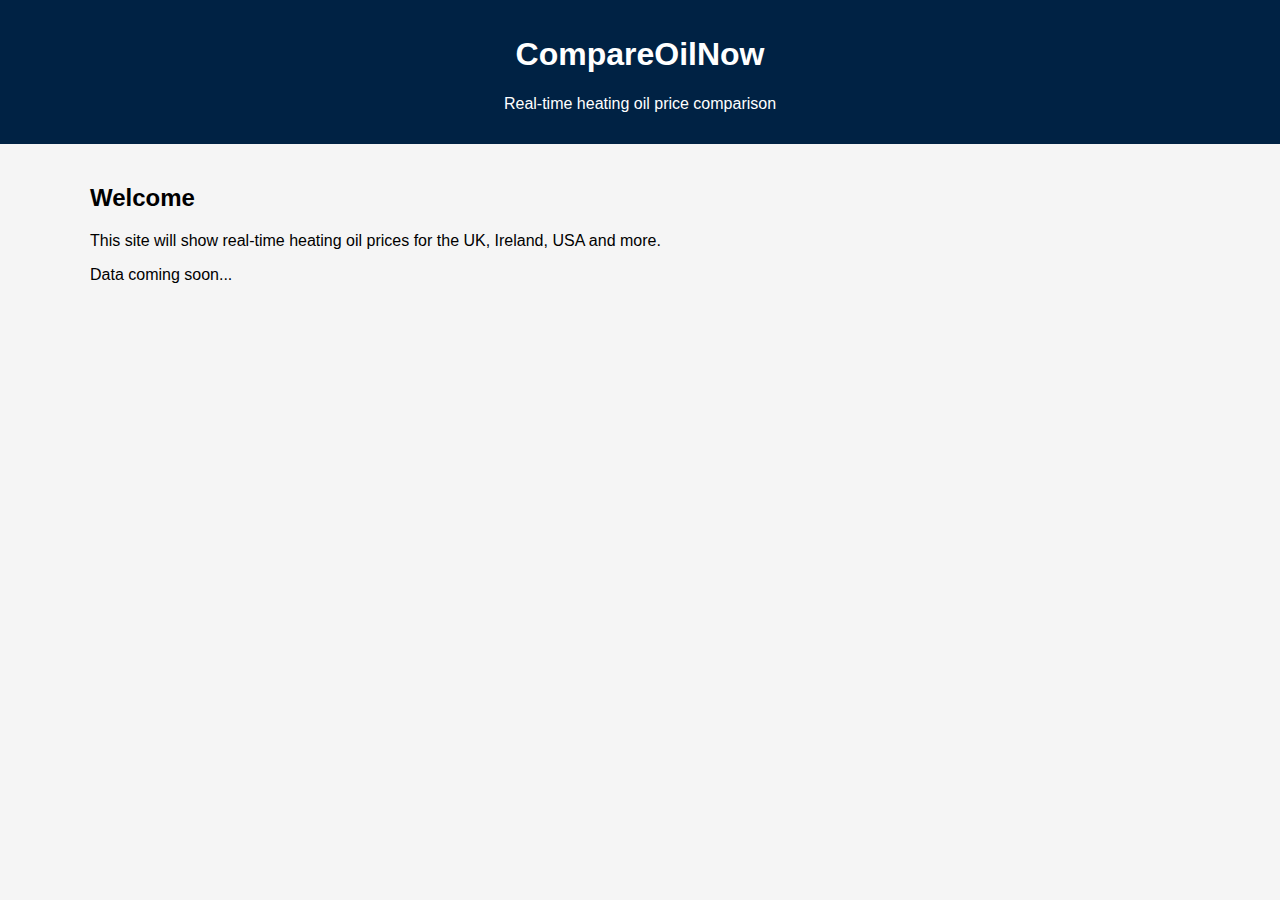
<file: index.html>
<!DOCTYPE html>
<html lang="en">
<head>
    <meta charset="UTF-8" />
    <meta name="viewport" content="width=device-width, initial-scale=1.0" />

    <title>CompareOilNow – Heating Oil Price Comparison</title>

    <!-- LINK TO YOUR MAIN CSS FILE -->
    <link rel="stylesheet" href="assets/css/style.css">
</head>

<body>

    <header>
        <h1>CompareOilNow</h1>
        <p>Real-time heating oil price comparison</p>
    </header>

    <div class="container">
        <h2>Welcome</h2>
        <p>This site will show real-time heating oil prices for the UK, Ireland, USA and more.</p>
        <p>Data coming soon...</p>
    </div>

    <!-- LINK TO YOUR MAIN JAVASCRIPT FILE -->
    <script src="assets/js/app.js"></script>

</body>
</html>
</file>
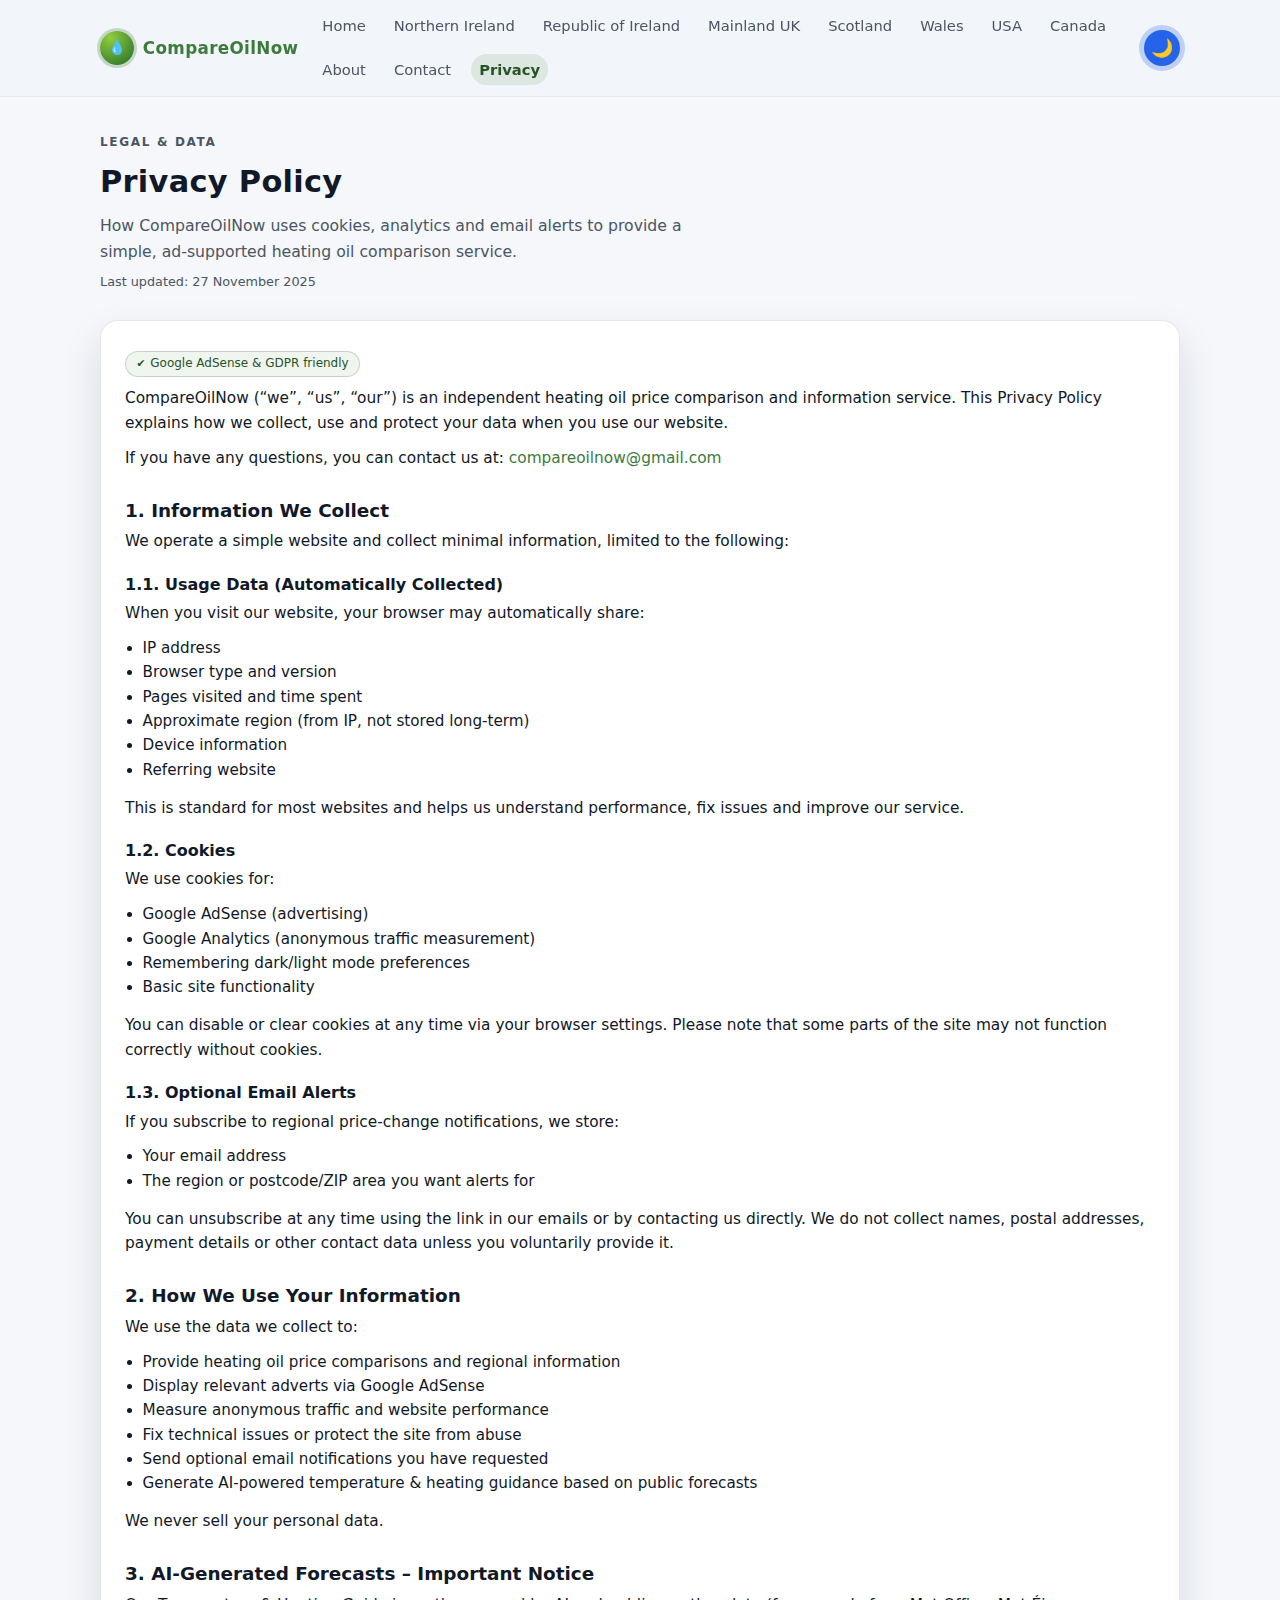
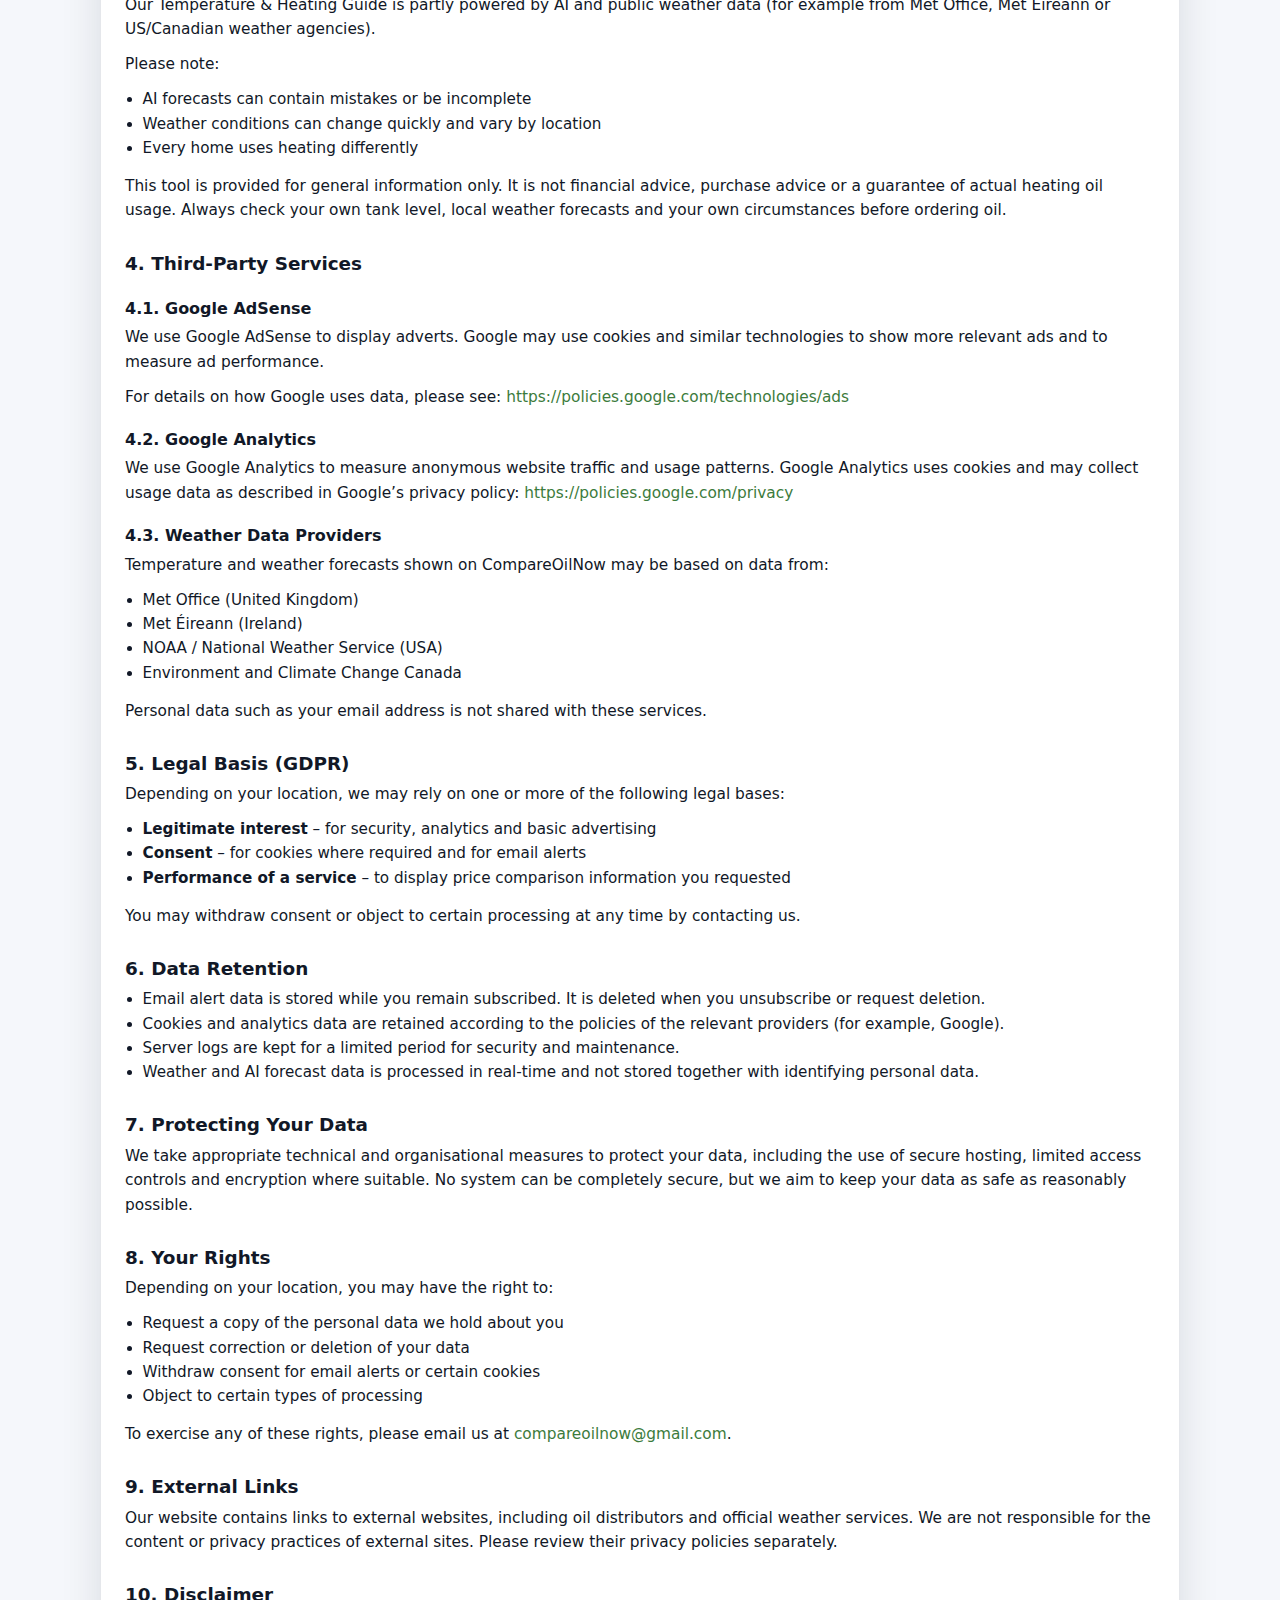
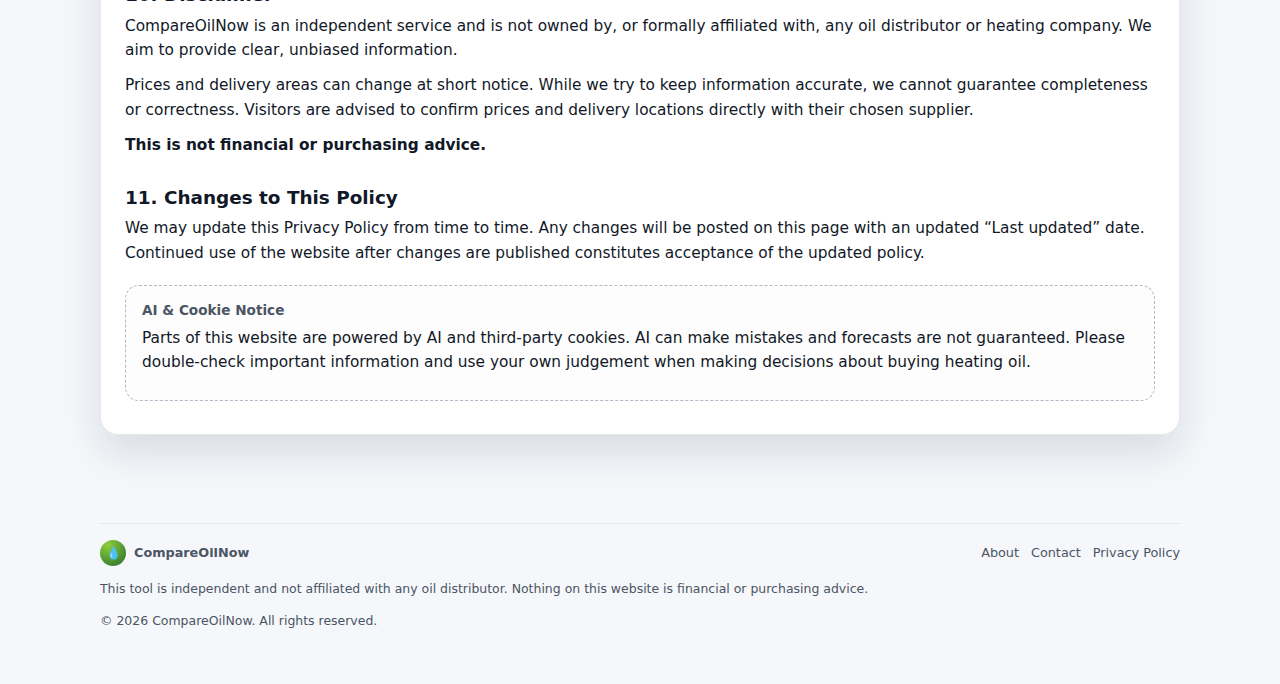
<file: privacy/index.html>
<!DOCTYPE html>
<html lang="en" data-theme="light">
<head>
  <meta charset="UTF-8" />
  <meta name="viewport" content="width=device-width, initial-scale=1.0" />
  <title>Privacy Policy – CompareOilNow</title>

  <!-- Basic styling scoped to this page for now -->
  <style>
    :root {
      --green-main: #3c7b3c;
      --green-dark: #265326;
      --accent-warm: #ff9a3c;
      --bg-light: #f5f7fb;
      --bg-dark: #0f1722;
      --card-light: #ffffff;
      --card-dark: #111827;
      --text-light: #111827;
      --text-muted-light: #4b5563;
      --text-dark: #e5e7eb;
      --text-muted-dark: #9ca3af;
      --border-light: #e5e7eb;
      --border-dark: #1f2933;
      --shadow-soft: 0 18px 40px rgba(15, 23, 42, 0.12);
      --radius-xl: 18px;
    }

    [data-theme="light"] {
      --bg: var(--bg-light);
      --card: var(--card-light);
      --text-main: var(--text-light);
      --text-muted: var(--text-muted-light);
      --border: var(--border-light);
    }

    [data-theme="dark"] {
      --bg: var(--bg-dark);
      --card: var(--card-dark);
      --text-main: var(--text-dark);
      --text-muted: var(--text-muted-dark);
      --border: var(--border-dark);
    }

    * {
      box-sizing: border-box;
    }

    body {
      margin: 0;
      font-family: system-ui, -apple-system, BlinkMacSystemFont, "SF Pro Text",
        "Segoe UI", sans-serif;
      background: var(--bg);
      color: var(--text-main);
      line-height: 1.6;
    }

    a {
      color: var(--green-main);
      text-decoration: none;
    }

    a:hover {
      text-decoration: underline;
    }

    /* Top navigation */
    .nav {
      position: sticky;
      top: 0;
      z-index: 20;
      backdrop-filter: blur(16px);
      background: color-mix(in srgb, var(--bg) 80%, rgba(0, 0, 0, 0.05) 20%);
      border-bottom: 1px solid var(--border);
    }

    .nav-inner {
      max-width: 1120px;
      margin: 0 auto;
      padding: 0.65rem 1.25rem;
      display: flex;
      align-items: center;
      justify-content: space-between;
      gap: 1rem;
    }

    .brand {
      display: flex;
      align-items: center;
      gap: 0.55rem;
      font-weight: 700;
      letter-spacing: 0.02em;
      color: var(--green-main);
      font-size: 1.05rem;
    }

    .brand-logo {
      width: 34px;
      height: 34px;
      border-radius: 999px;
      background: radial-gradient(circle at 30% 20%, #8fce3b, #256c2d);
      display: flex;
      align-items: center;
      justify-content: center;
      color: #fff;
      font-size: 0.9rem;
      box-shadow: 0 0 0 3px rgba(60, 123, 60, 0.25);
    }

    .nav-links {
      display: flex;
      flex-wrap: wrap;
      gap: 0.75rem;
      font-size: 0.92rem;
    }

    .nav-links a {
      padding: 0.25rem 0.5rem;
      border-radius: 999px;
      color: var(--text-muted);
      text-decoration: none;
    }

    .nav-links a.active {
      background: rgba(60, 123, 60, 0.12);
      color: var(--green-dark);
      font-weight: 600;
    }

    .nav-links a:hover {
      background: rgba(148, 163, 184, 0.15);
      text-decoration: none;
    }

    /* Theme toggle */
    .theme-toggle {
      border: none;
      background: transparent;
      cursor: pointer;
      padding: 0;
    }

    .theme-toggle-inner {
      width: 36px;
      height: 36px;
      border-radius: 999px;
      background: #2563eb;
      display: flex;
      align-items: center;
      justify-content: center;
      box-shadow: 0 0 0 5px rgba(37, 99, 235, 0.25);
      transition: transform 0.15s ease, box-shadow 0.15s ease;
      color: #fff;
      font-size: 18px;
    }

    .theme-toggle-inner:hover {
      transform: translateY(-1px);
      box-shadow: 0 0 0 7px rgba(37, 99, 235, 0.3);
    }

    /* Layout */
    .page {
      max-width: 1120px;
      margin: 0 auto;
      padding: 2.25rem 1.25rem 3.5rem;
    }

    .page-header {
      margin-bottom: 1.75rem;
    }

    .eyebrow {
      text-transform: uppercase;
      font-size: 0.75rem;
      letter-spacing: 0.14em;
      color: var(--text-muted);
      font-weight: 600;
      margin-bottom: 0.4rem;
    }

    h1 {
      margin: 0 0 0.4rem;
      font-size: clamp(1.9rem, 2.3vw, 2.4rem);
      letter-spacing: 0.01em;
    }

    .subtitle {
      margin: 0;
      max-width: 640px;
      color: var(--text-muted);
      font-size: 0.98rem;
    }

    .last-updated {
      margin-top: 0.5rem;
      font-size: 0.8rem;
      color: var(--text-muted);
    }

    .policy-card {
      background: var(--card);
      border-radius: var(--radius-xl);
      border: 1px solid var(--border);
      box-shadow: var(--shadow-soft);
      padding: 1.75rem 1.5rem 2.1rem;
    }

    .policy-card h2 {
      margin-top: 1.6rem;
      margin-bottom: 0.25rem;
      font-size: 1.15rem;
    }

    .policy-card h3 {
      margin-top: 1.1rem;
      margin-bottom: 0.2rem;
      font-size: 1rem;
    }

    .policy-card p {
      margin: 0.25rem 0 0.65rem;
      font-size: 0.96rem;
      color: var(--text-main);
    }

    .policy-card ul {
      margin: 0.1rem 0 0.85rem 1.1rem;
      padding: 0;
      font-size: 0.95rem;
      color: var(--text-main);
    }

    .badge {
      display: inline-flex;
      align-items: center;
      gap: 0.3rem;
      border-radius: 999px;
      padding: 0.15rem 0.65rem;
      font-size: 0.75rem;
      background: rgba(60, 123, 60, 0.08);
      color: var(--green-dark);
      border: 1px solid rgba(60, 123, 60, 0.25);
      margin-bottom: 0.35rem;
    }

    .badge span {
      font-size: 0.9em;
    }

    .notice-box {
      margin-top: 1.2rem;
      padding: 0.9rem 1rem;
      border-radius: 14px;
      border: 1px dashed rgba(148, 163, 184, 0.75);
      background: color-mix(in srgb, var(--card) 80%, rgba(148, 163, 184, 0.12) 20%);
      font-size: 0.85rem;
      color: var(--text-muted);
    }

    .notice-title {
      font-weight: 600;
      margin-bottom: 0.2rem;
    }

    /* Footer */
    .footer {
      max-width: 1120px;
      margin: 0 auto;
      padding: 0 1.25rem 2.5rem;
      font-size: 0.8rem;
      color: var(--text-muted);
    }

    .footer hr {
      border: none;
      border-top: 1px solid var(--border);
      margin: 2rem 0 1rem;
    }

    .footer-top {
      display: flex;
      flex-wrap: wrap;
      align-items: center;
      justify-content: space-between;
      gap: 0.75rem;
    }

    .footer-brand {
      display: flex;
      align-items: center;
      gap: 0.5rem;
      font-weight: 600;
      color: var(--text-muted);
    }

    .footer-brand span.logo {
      width: 26px;
      height: 26px;
      border-radius: 999px;
      background: radial-gradient(circle at 30% 20%, #8fce3b, #256c2d);
      display: inline-flex;
      align-items: center;
      justify-content: center;
      color: #fff;
      font-size: 0.75rem;
    }

    .footer-links {
      display: flex;
      flex-wrap: wrap;
      gap: 0.75rem;
    }

    .footer-links a {
      color: var(--text-muted);
      text-decoration: none;
    }

    .footer-links a:hover {
      text-decoration: underline;
    }

    .footer-bottom {
      margin-top: 0.75rem;
      font-size: 0.78rem;
      color: var(--text-muted);
    }

    @media (max-width: 720px) {
      .nav-inner {
        align-items: center;
      }

      .nav-links {
        display: none; /* keep it simple for now on mobile */
      }

      .policy-card {
        padding: 1.4rem 1.05rem 1.7rem;
      }
    }
  </style>
</head>

<body>
  <header class="nav">
    <div class="nav-inner">
      <div class="brand">
        <div class="brand-logo" aria-hidden="true">💧</div>
        <div>CompareOilNow</div>
      </div>

      <nav class="nav-links" aria-label="Main navigation">
        <a href="/" >Home</a>
        <a href="/northern-ireland/">Northern Ireland</a>
        <a href="/ireland/">Republic of Ireland</a>
        <a href="/uk/">Mainland UK</a>
        <a href="/scotland/">Scotland</a>
        <a href="/wales/">Wales</a>
        <a href="/usa/">USA</a>
        <a href="/canada/">Canada</a>
        <a href="/about/">About</a>
        <a href="/contact/">Contact</a>
        <a href="/privacy/" class="active">Privacy</a>
      </nav>

      <button class="theme-toggle" id="themeToggle" aria-label="Toggle dark mode">
        <div class="theme-toggle-inner" id="themeToggleInner">
          <!-- Icon text updated via JS -->
          <span id="themeIcon">🌙</span>
        </div>
      </button>
    </div>
  </header>

  <main class="page">
    <header class="page-header">
      <div class="eyebrow">Legal & Data</div>
      <h1>Privacy Policy</h1>
      <p class="subtitle">
        How CompareOilNow uses cookies, analytics and email alerts to provide a simple,
        ad-supported heating oil comparison service.
      </p>
      <p class="last-updated">Last updated: 27 November 2025</p>
    </header>

    <section class="policy-card">
      <div class="badge">
        <span>✔</span> Google&nbsp;AdSense & GDPR friendly
      </div>
      <p>
        CompareOilNow (“we”, “us”, “our”) is an independent heating oil price
        comparison and information service. This Privacy Policy explains how we
        collect, use and protect your data when you use our website.
      </p>
      <p>
        If you have any questions, you can contact us at:
        <a href="mailto:compareoilnow@gmail.com">compareoilnow@gmail.com</a>
      </p>

      <h2>1. Information We Collect</h2>
      <p>We operate a simple website and collect minimal information, limited to the following:</p>

      <h3>1.1. Usage Data (Automatically Collected)</h3>
      <p>
        When you visit our website, your browser may automatically share:
      </p>
      <ul>
        <li>IP address</li>
        <li>Browser type and version</li>
        <li>Pages visited and time spent</li>
        <li>Approximate region (from IP, not stored long-term)</li>
        <li>Device information</li>
        <li>Referring website</li>
      </ul>
      <p>
        This is standard for most websites and helps us understand performance, fix issues and
        improve our service.
      </p>

      <h3>1.2. Cookies</h3>
      <p>
        We use cookies for:
      </p>
      <ul>
        <li>Google AdSense (advertising)</li>
        <li>Google Analytics (anonymous traffic measurement)</li>
        <li>Remembering dark/light mode preferences</li>
        <li>Basic site functionality</li>
      </ul>
      <p>
        You can disable or clear cookies at any time via your browser settings. Please note that
        some parts of the site may not function correctly without cookies.
      </p>

      <h3>1.3. Optional Email Alerts</h3>
      <p>
        If you subscribe to regional price-change notifications, we store:
      </p>
      <ul>
        <li>Your email address</li>
        <li>The region or postcode/ZIP area you want alerts for</li>
      </ul>
      <p>
        You can unsubscribe at any time using the link in our emails or by contacting us directly.
        We do not collect names, postal addresses, payment details or other contact data unless you
        voluntarily provide it.
      </p>

      <h2>2. How We Use Your Information</h2>
      <p>We use the data we collect to:</p>
      <ul>
        <li>Provide heating oil price comparisons and regional information</li>
        <li>Display relevant adverts via Google AdSense</li>
        <li>Measure anonymous traffic and website performance</li>
        <li>Fix technical issues or protect the site from abuse</li>
        <li>Send optional email notifications you have requested</li>
        <li>Generate AI-powered temperature &amp; heating guidance based on public forecasts</li>
      </ul>
      <p>
        We never sell your personal data.
      </p>

      <h2>3. AI-Generated Forecasts – Important Notice</h2>
      <p>
        Our Temperature &amp; Heating Guide is partly powered by AI and public weather data
        (for example from Met Office, Met Éireann or US/Canadian weather agencies).
      </p>
      <p>Please note:</p>
      <ul>
        <li>AI forecasts can contain mistakes or be incomplete</li>
        <li>Weather conditions can change quickly and vary by location</li>
        <li>Every home uses heating differently</li>
      </ul>
      <p>
        This tool is provided for general information only. It is not financial advice, purchase
        advice or a guarantee of actual heating oil usage. Always check your own tank level,
        local weather forecasts and your own circumstances before ordering oil.
      </p>

      <h2>4. Third-Party Services</h2>

      <h3>4.1. Google AdSense</h3>
      <p>
        We use Google AdSense to display adverts. Google may use cookies and similar technologies to
        show more relevant ads and to measure ad performance.
      </p>
      <p>
        For details on how Google uses data, please see:
        <a href="https://policies.google.com/technologies/ads" target="_blank" rel="noopener noreferrer">
          https://policies.google.com/technologies/ads
        </a>
      </p>

      <h3>4.2. Google Analytics</h3>
      <p>
        We use Google Analytics to measure anonymous website traffic and usage patterns.
        Google Analytics uses cookies and may collect usage data as described in Google’s privacy policy:
        <a href="https://policies.google.com/privacy" target="_blank" rel="noopener noreferrer">
          https://policies.google.com/privacy
        </a>
      </p>

      <h3>4.3. Weather Data Providers</h3>
      <p>
        Temperature and weather forecasts shown on CompareOilNow may be based on data from:
      </p>
      <ul>
        <li>Met Office (United Kingdom)</li>
        <li>Met Éireann (Ireland)</li>
        <li>NOAA / National Weather Service (USA)</li>
        <li>Environment and Climate Change Canada</li>
      </ul>
      <p>
        Personal data such as your email address is not shared with these services.
      </p>

      <h2>5. Legal Basis (GDPR)</h2>
      <p>
        Depending on your location, we may rely on one or more of the following legal bases:
      </p>
      <ul>
        <li><strong>Legitimate interest</strong> – for security, analytics and basic advertising</li>
        <li><strong>Consent</strong> – for cookies where required and for email alerts</li>
        <li><strong>Performance of a service</strong> – to display price comparison information you requested</li>
      </ul>
      <p>
        You may withdraw consent or object to certain processing at any time by contacting us.
      </p>

      <h2>6. Data Retention</h2>
      <ul>
        <li>
          Email alert data is stored while you remain subscribed. It is deleted when you unsubscribe or request deletion.
        </li>
        <li>
          Cookies and analytics data are retained according to the policies of the relevant providers (for example, Google).
        </li>
        <li>
          Server logs are kept for a limited period for security and maintenance.
        </li>
        <li>
          Weather and AI forecast data is processed in real-time and not stored together with identifying personal data.
        </li>
      </ul>

      <h2>7. Protecting Your Data</h2>
      <p>
        We take appropriate technical and organisational measures to protect your data, including the use of secure
        hosting, limited access controls and encryption where suitable. No system can be completely secure, but we
        aim to keep your data as safe as reasonably possible.
      </p>

      <h2>8. Your Rights</h2>
      <p>
        Depending on your location, you may have the right to:
      </p>
      <ul>
        <li>Request a copy of the personal data we hold about you</li>
        <li>Request correction or deletion of your data</li>
        <li>Withdraw consent for email alerts or certain cookies</li>
        <li>Object to certain types of processing</li>
      </ul>
      <p>
        To exercise any of these rights, please email us at
        <a href="mailto:compareoilnow@gmail.com">compareoilnow@gmail.com</a>.
      </p>

      <h2>9. External Links</h2>
      <p>
        Our website contains links to external websites, including oil distributors and official weather services.
        We are not responsible for the content or privacy practices of external sites. Please review their privacy
        policies separately.
      </p>

      <h2>10. Disclaimer</h2>
      <p>
        CompareOilNow is an independent service and is not owned by, or formally affiliated with, any oil distributor
        or heating company. We aim to provide clear, unbiased information.
      </p>
      <p>
        Prices and delivery areas can change at short notice. While we try to keep information accurate, we cannot
        guarantee completeness or correctness. Visitors are advised to confirm prices and delivery locations directly
        with their chosen supplier.
      </p>
      <p><strong>This is not financial or purchasing advice.</strong></p>

      <h2>11. Changes to This Policy</h2>
      <p>
        We may update this Privacy Policy from time to time. Any changes will be posted on this page with an updated
        “Last updated” date. Continued use of the website after changes are published constitutes acceptance of the
        updated policy.
      </p>

      <div class="notice-box">
        <div class="notice-title">AI &amp; Cookie Notice</div>
        <p>
          Parts of this website are powered by AI and third-party cookies. AI can make mistakes and
          forecasts are not guaranteed. Please double-check important information and use your own
          judgement when making decisions about buying heating oil.
        </p>
      </div>
    </section>
  </main>

  <footer class="footer">
    <hr />
    <div class="footer-top">
      <div class="footer-brand">
        <span class="logo" aria-hidden="true">💧</span>
        <span>CompareOilNow</span>
      </div>
      <div class="footer-links">
        <a href="/about/">About</a>
        <a href="/contact/">Contact</a>
        <a href="/privacy/">Privacy Policy</a>
      </div>
    </div>
    <div class="footer-bottom">
      <p>
        This tool is independent and not affiliated with any oil distributor.
        Nothing on this website is financial or purchasing advice.
      </p>
      <p>
        &copy; <span id="year"></span> CompareOilNow. All rights reserved.
      </p>
    </div>
  </footer>

  <!-- Dark / light mode script -->
  <script>
    (function () {
      const root = document.documentElement;
      const toggle = document.getElementById("themeToggle");
      const icon = document.getElementById("themeIcon");
      const storageKey = "compareoil-theme";

      function applyTheme(theme) {
        root.setAttribute("data-theme", theme);
        localStorage.setItem(storageKey, theme);
        icon.textContent = theme === "dark" ? "☀️" : "🌙";
      }

      const saved = localStorage.getItem(storageKey);
      if (saved === "light" || saved === "dark") {
        applyTheme(saved);
      } else {
        const prefersDark = window.matchMedia &&
          window.matchMedia("(prefers-color-scheme: dark)").matches;
        applyTheme(prefersDark ? "dark" : "light");
      }

      toggle.addEventListener("click", function () {
        const current = root.getAttribute("data-theme") === "dark" ? "dark" : "light";
        applyTheme(current === "dark" ? "light" : "dark");
      });

      // Footer year
      document.getElementById("year").textContent =
        new Date().getFullYear().toString();
    })();
  </script>
</body>
</html>
</file>
<file: assets/css/style.css>
/* Base Style for CompareOilNow */
body {
  margin: 0;
  padding: 0;
  font-family: Arial, sans-serif;
  background: #f5f5f5;
}

header {
  background: #002244;
  color: white;
  padding: 15px;
  text-align: center;
}

.container {
  max-width: 1100px;
  margin: auto;
  padding: 20px;
}
</file>
